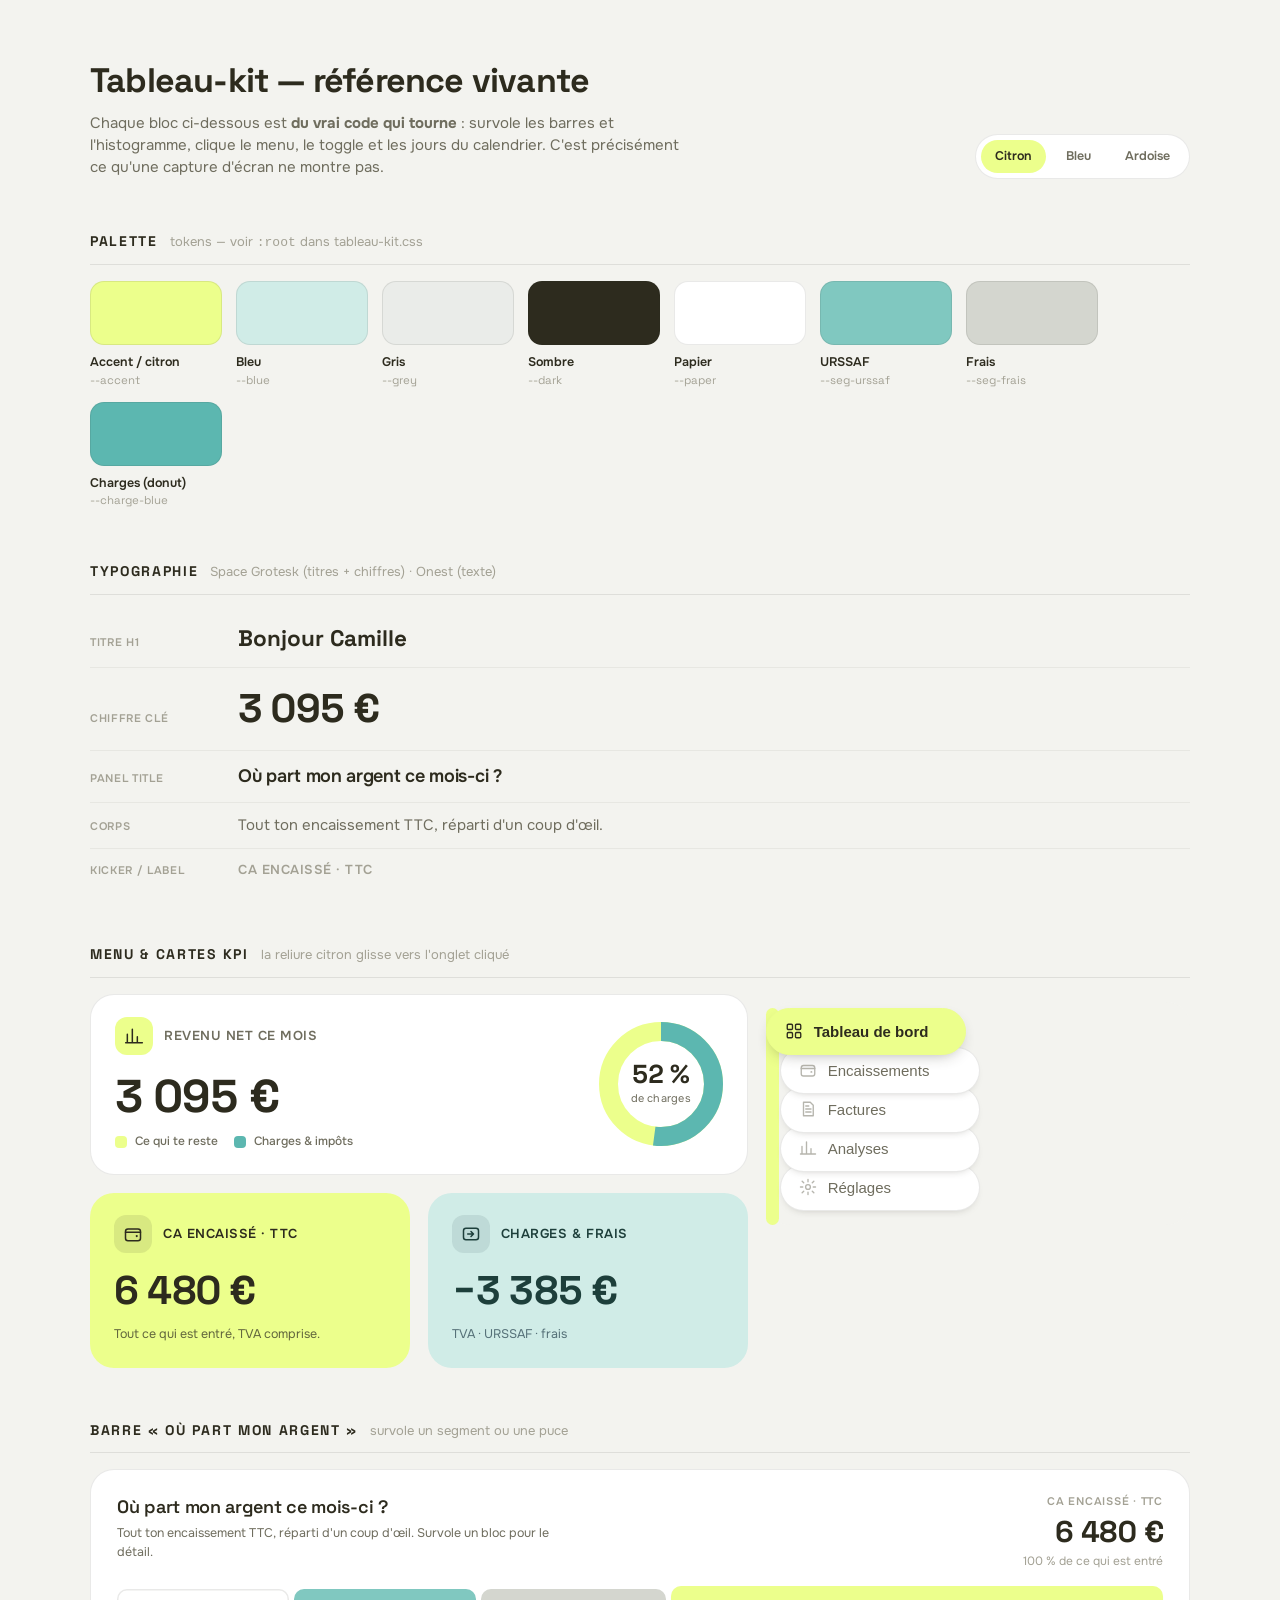
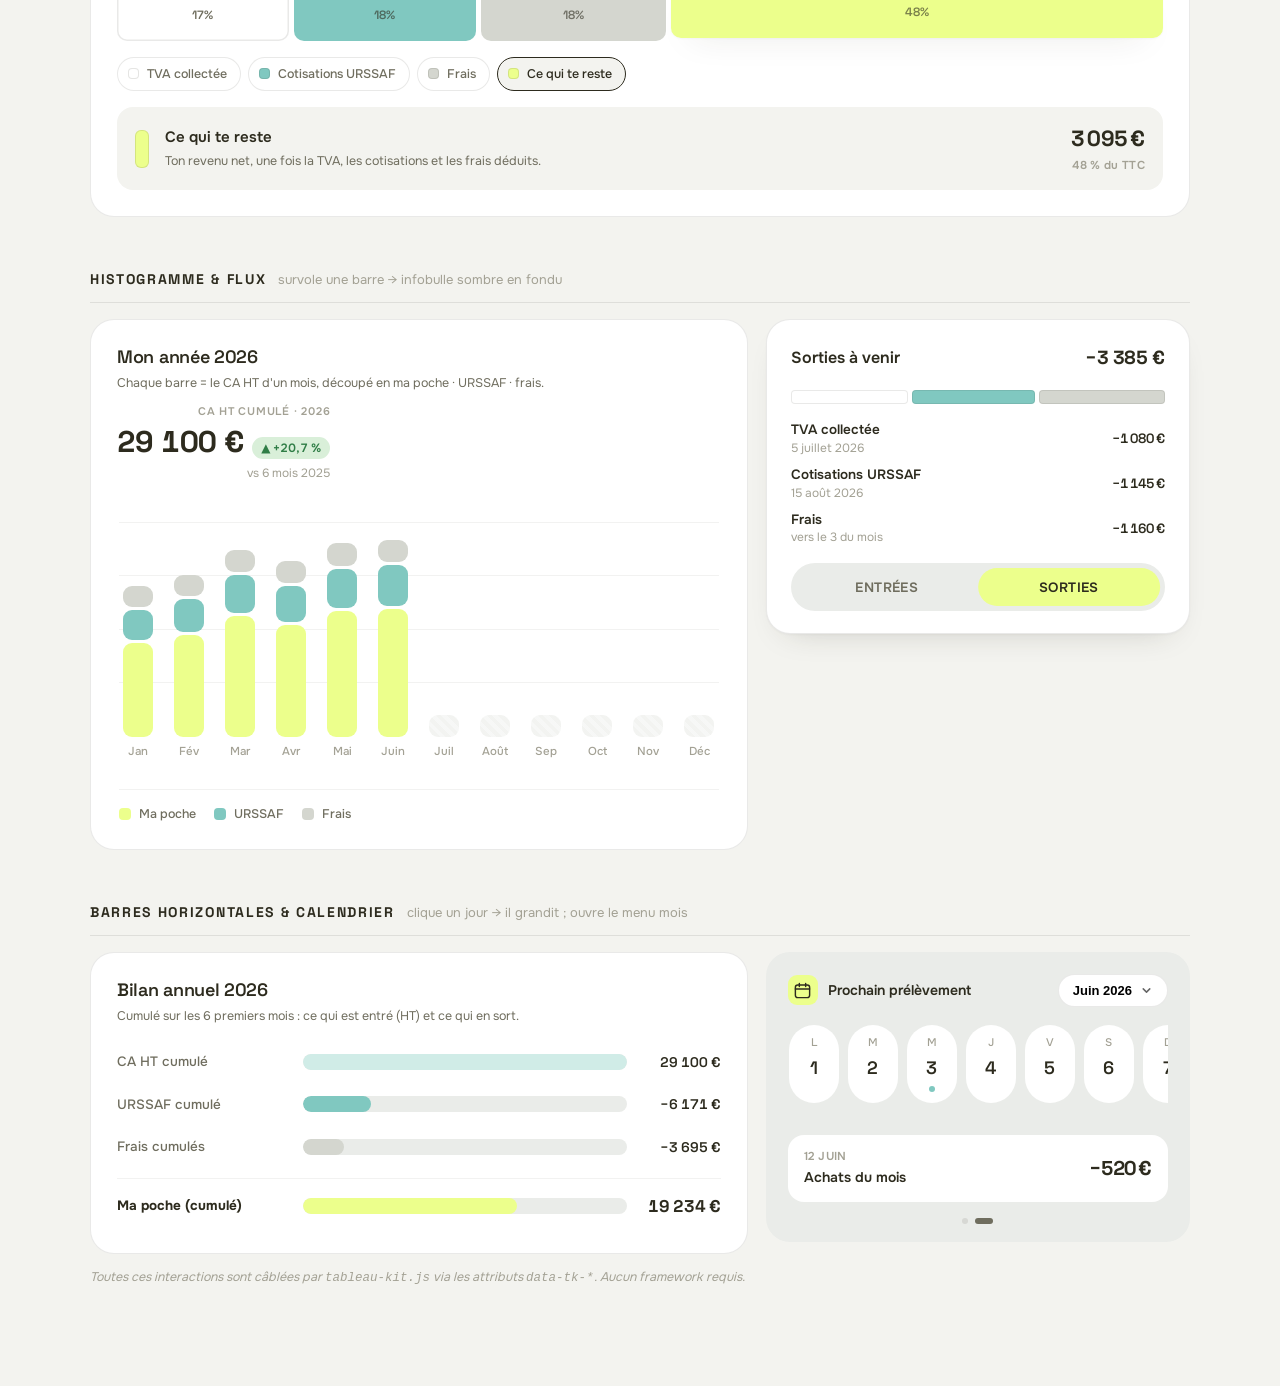
<file: kit/reference.html>
<!doctype html>
<html lang="fr">
<head>
<meta charset="utf-8" />
<meta name="viewport" content="width=device-width, initial-scale=1" />
<title>Tableau-kit — référence vivante</title>
<link rel="preconnect" href="https://fonts.googleapis.com" />
<link rel="preconnect" href="https://fonts.gstatic.com" crossorigin />
<link href="https://fonts.googleapis.com/css2?family=Space+Grotesk:wght@500;600;700&family=Onest:wght@400;500;600;700&display=swap" rel="stylesheet" />
<link rel="stylesheet" href="tableau-kit.css" />
<style>
  /* styles propres à la PAGE de référence (hors kit) */
  body { background: var(--canvas); }
  .ref { max-width: 1180px; margin: 0 auto; padding: 56px 40px 100px; }
  .ref-head { display: flex; align-items: flex-end; justify-content: space-between; gap: 24px; flex-wrap: wrap; margin-bottom: 8px; }
  .ref-head h1 { font-family: "Space Grotesk"; font-size: 34px; font-weight: 700; letter-spacing: -0.8px; margin: 0; }
  .ref-head p { color: var(--ink-soft); margin: 8px 0 0; max-width: 60ch; }
  .ref-accent { display: inline-flex; gap: 6px; background: var(--paper); border: 1px solid var(--line); border-radius: var(--r-pill); padding: 5px; }
  .ref-accent button { border: none; cursor: pointer; font: inherit; font-size: 12.5px; font-weight: 600; padding: 7px 14px; border-radius: var(--r-pill); background: none; color: var(--ink-soft); }
  .ref-accent button.on { background: var(--accent); color: var(--accent-ink); }
  .ref-section { margin-top: 52px; }
  .ref-label { display: flex; align-items: baseline; gap: 12px; margin-bottom: 16px; padding-bottom: 12px; border-bottom: 1px solid var(--line); }
  .ref-label h2 { font-family: "Space Grotesk"; font-size: 14px; font-weight: 700; letter-spacing: 0.12em; text-transform: uppercase; margin: 0; color: var(--ink); }
  .ref-label span { font-size: 13px; color: var(--ink-faint); }
  .ref-note { font-size: 12.5px; color: var(--ink-faint); margin: 14px 0 0; font-style: italic; }
  .ref-grid { display: grid; gap: 18px; }
  .ref-2 { grid-template-columns: 1.55fr 1fr; align-items: start; }
  .ref-2 > * { min-width: 0; }
  .ref-2 > * { min-width: 0; } /* indispensable : laisse les colonnes rétrécir (calendrier scrollable) */
  @media (max-width: 900px) { .ref-2 { grid-template-columns: 1fr; } }
  /* palette */
  .sw-row { display: flex; flex-wrap: wrap; gap: 14px; }
  .sw { width: 132px; }
  .sw-chip { height: 64px; border-radius: 14px; border: 1px solid var(--line); }
  .sw-name { font-size: 12.5px; font-weight: 600; margin-top: 8px; }
  .sw-hex { font-family: "Space Grotesk"; font-size: 11.5px; color: var(--ink-faint); }
  /* type specimens */
  .type-row { display: flex; align-items: baseline; gap: 18px; padding: 12px 0; border-bottom: 1px solid var(--line-soft); }
  .type-row:last-child { border: none; }
  .type-tag { font-size: 11px; font-weight: 600; letter-spacing: 0.06em; text-transform: uppercase; color: var(--ink-faint); width: 130px; flex-shrink: 0; }
</style>
</head>
<body>
<div class="tk" data-accent="citron" id="tk">
<div class="ref">

  <div class="ref-head">
    <div>
      <h1>Tableau-kit — référence vivante</h1>
      <p>Chaque bloc ci-dessous est <strong>du vrai code qui tourne</strong> : survole les barres et l'histogramme, clique le menu, le toggle et les jours du calendrier. C'est précisément ce qu'une capture d'écran ne montre pas.</p>
    </div>
    <div class="ref-accent" id="accent-switch">
      <button class="on" data-acc="citron">Citron</button>
      <button data-acc="bleu">Bleu</button>
      <button data-acc="ardoise">Ardoise</button>
    </div>
  </div>

  <!-- ════ PALETTE ════ -->
  <section class="ref-section">
    <div class="ref-label"><h2>Palette</h2><span>tokens — voir <code>:root</code> dans tableau-kit.css</span></div>
    <div class="sw-row">
      <div class="sw"><div class="sw-chip" style="background:var(--accent)"></div><div class="sw-name">Accent / citron</div><div class="sw-hex">--accent</div></div>
      <div class="sw"><div class="sw-chip" style="background:var(--blue)"></div><div class="sw-name">Bleu</div><div class="sw-hex">--blue</div></div>
      <div class="sw"><div class="sw-chip" style="background:var(--grey)"></div><div class="sw-name">Gris</div><div class="sw-hex">--grey</div></div>
      <div class="sw"><div class="sw-chip" style="background:var(--dark)"></div><div class="sw-name">Sombre</div><div class="sw-hex">--dark</div></div>
      <div class="sw"><div class="sw-chip" style="background:var(--paper)"></div><div class="sw-name">Papier</div><div class="sw-hex">--paper</div></div>
      <div class="sw"><div class="sw-chip" style="background:var(--seg-urssaf)"></div><div class="sw-name">URSSAF</div><div class="sw-hex">--seg-urssaf</div></div>
      <div class="sw"><div class="sw-chip" style="background:var(--seg-frais)"></div><div class="sw-name">Frais</div><div class="sw-hex">--seg-frais</div></div>
      <div class="sw"><div class="sw-chip" style="background:var(--charge-blue)"></div><div class="sw-name">Charges (donut)</div><div class="sw-hex">--charge-blue</div></div>
    </div>
  </section>

  <!-- ════ TYPOGRAPHIE ════ -->
  <section class="ref-section">
    <div class="ref-label"><h2>Typographie</h2><span>Space Grotesk (titres + chiffres) · Onest (texte)</span></div>
    <div class="type-row"><span class="type-tag">Titre H1</span><h1 style="margin:0">Bonjour Camille</h1></div>
    <div class="type-row"><span class="type-tag">Chiffre clé</span><span class="num" style="font-family:'Space Grotesk';font-weight:700;font-size:40px">3 095 €</span></div>
    <div class="type-row"><span class="type-tag">Panel title</span><span class="panel-title">Où part mon argent ce mois-ci ?</span></div>
    <div class="type-row"><span class="type-tag">Corps</span><span style="color:var(--ink-soft)">Tout ton encaissement TTC, réparti d'un coup d'œil.</span></div>
    <div class="type-row"><span class="type-tag">Kicker / label</span><span class="kpi-label" style="color:var(--ink-faint)">CA encaissé · TTC</span></div>
  </section>

  <!-- ════ MENU + KPI ════ -->
  <section class="ref-section">
    <div class="ref-label"><h2>Menu & cartes KPI</h2><span>la reliure citron glisse vers l'onglet cliqué</span></div>
    <div class="ref-grid ref-2">
      <div class="ref-grid" style="gap:18px">
        <!-- KPI Net + donut -->
        <div class="kpi kpi--net netcard">
          <div class="netcard-main">
            <div class="kpi-top"><span class="kpi-ico">${ICOCHART}</span><span class="kpi-label">Revenu net ce mois</span></div>
            <div class="num kpi-value">3 095 €</div>
            <div class="netcard-legend">
              <span class="lg"><i class="bk" style="background:var(--accent)"></i>Ce qui te reste</span>
              <span class="lg"><i class="bk" style="background:var(--charge-blue)"></i>Charges & impôts</span>
            </div>
          </div>
          <div data-tk-donut><script type="application/json">{"pct":52,"label":"de charges"}</script></div>
        </div>
        <div class="kpi-pair">
          <div class="kpi kpi--ca">
            <div class="kpi-top"><span class="kpi-ico">${ICOWALLET}</span><span class="kpi-label">CA encaissé · TTC</span></div>
            <div class="num kpi-value">6 480 €</div>
            <div class="kpi-foot">Tout ce qui est entré, TVA comprise.</div>
          </div>
          <div class="kpi kpi--dep">
            <div class="kpi-top"><span class="kpi-ico">${ICOOUT}</span><span class="kpi-label">Charges & frais</span></div>
            <div class="num kpi-value">−3 385 €</div>
            <div class="kpi-foot">TVA · URSSAF · frais</div>
          </div>
        </div>
      </div>
      <!-- menu latéral -->
      <nav class="nav" data-tk-nav style="background:var(--canvas);padding:14px 0 14px 14px;border-radius:var(--r-card)">
        <span class="nav-spine"></span>
        <button class="nav-item active"><span class="nav-ico">${ICOGRID}</span><span class="nav-label">Tableau de bord</span></button>
        <button class="nav-item"><span class="nav-ico">${ICOWALLET}</span><span class="nav-label">Encaissements</span></button>
        <button class="nav-item"><span class="nav-ico">${ICOINV}</span><span class="nav-label">Factures</span></button>
        <button class="nav-item"><span class="nav-ico">${ICOCHART}</span><span class="nav-label">Analyses</span></button>
        <button class="nav-item"><span class="nav-ico">${ICOCOG}</span><span class="nav-label">Réglages</span></button>
      </nav>
    </div>
  </section>

  <!-- ════ OÙ PART MON ARGENT ════ -->
  <section class="ref-section">
    <div class="ref-label"><h2>Barre « où part mon argent »</h2><span>survole un segment ou une puce</span></div>
    <section class="panel">
      <div class="panel-head" style="flex-wrap:nowrap">
        <div style="min-width:0"><h3 class="panel-title">Où part mon argent ce mois-ci ?</h3>
          <p class="panel-kicker">Tout ton encaissement TTC, réparti d'un coup d'œil. Survole un bloc pour le détail.</p></div>
        <div class="panel-kpi"><div class="panel-kpi-lbl">CA encaissé · TTC</div>
          <div class="panel-kpi-row"><span class="num panel-kpi-val">6 480 €</span></div>
          <div class="panel-kpi-sub">100 % de ce qui est entré</div></div>
      </div>
      <div class="spend">
        <script type="application/json">{
          "tva":{"name":"TVA collectée","val":1080,"pct":17,"out":true,"note":"Tu l'as encaissée pour l'État, elle n'a jamais été à toi."},
          "urssaf":{"name":"Cotisations URSSAF","val":1145,"pct":18,"out":true,"note":"≈ 21 % de ton chiffre d'affaires hors taxes."},
          "frais":{"name":"Frais","val":1160,"pct":18,"out":true,"note":"Logiciels, assurance, abonnement pro, matériel et fournitures."},
          "poche":{"name":"Ce qui te reste","val":3095,"pct":48,"out":false,"note":"Ton revenu net, une fois la TVA, les cotisations et les frais déduits."}
        }</script>
        <div class="spend-bar" data-tk-spendbar data-default="poche">
          <button class="spend-seg spend-seg--outline" data-key="tva" style="flex:1080;background:var(--seg-tva)">17%</button>
          <button class="spend-seg" data-key="urssaf" style="flex:1145;background:var(--seg-urssaf)">18%</button>
          <button class="spend-seg" data-key="frais" style="flex:1160;background:var(--seg-frais)">18%</button>
          <button class="spend-seg" data-key="poche" style="flex:3095;background:var(--seg-poche)">48%</button>
        </div>
        <div class="spend-legend">
          <button class="spend-chip" data-key="tva"><i class="spend-dot" style="background:var(--seg-tva)"></i>TVA collectée</button>
          <button class="spend-chip" data-key="urssaf"><i class="spend-dot" style="background:var(--seg-urssaf)"></i>Cotisations URSSAF</button>
          <button class="spend-chip" data-key="frais"><i class="spend-dot" style="background:var(--seg-frais)"></i>Frais</button>
          <button class="spend-chip" data-key="poche"><i class="spend-dot" style="background:var(--seg-poche)"></i>Ce qui te reste</button>
        </div>
        <div class="spend-detail" data-tk-detail></div>
      </div>
    </section>
  </section>

  <!-- ════ HISTOGRAMME + DARK CARD ════ -->
  <section class="ref-section">
    <div class="ref-label"><h2>Histogramme & flux</h2><span>survole une barre → infobulle sombre en fondu</span></div>
    <div class="ref-grid ref-2">
      <section class="panel">
        <div class="panel-head"><div><h3 class="panel-title">Mon année 2026</h3>
          <p class="panel-kicker">Chaque barre = le CA HT d'un mois, découpé en ma poche · URSSAF · frais.</p></div>
          <div class="panel-kpi"><div class="panel-kpi-lbl">CA HT cumulé · 2026</div>
            <div class="panel-kpi-row"><span class="num panel-kpi-val">29 100 €</span><span class="badge badge--pos">▲ +20,7 %</span></div>
            <div class="panel-kpi-sub">vs 6 mois 2025</div></div>
        </div>
        <div data-tk-histogram><script type="application/json">{
          "cats":[{"key":"poche","cls":"poche","lbl":"Ma poche"},{"key":"urssaf","cls":"urssaf","lbl":"URSSAF"},{"key":"frais","cls":"frais","lbl":"Frais"}],
          "data":[
            {"label":"Jan","ht":4100,"segs":{"poche":2640,"urssaf":870,"frais":590}},
            {"label":"Fév","ht":4400,"segs":{"poche":2867,"urssaf":933,"frais":600}},
            {"label":"Mar","ht":5100,"segs":{"poche":3404,"urssaf":1081,"frais":615}},
            {"label":"Avr","ht":4800,"segs":{"poche":3162,"urssaf":1018,"frais":620}},
            {"label":"Mai","ht":5300,"segs":{"poche":3546,"urssaf":1124,"frais":630}},
            {"label":"Juin","ht":5400,"segs":{"poche":3615,"urssaf":1145,"frais":640}},
            {"label":"Juil"},{"label":"Août"},{"label":"Sep"},{"label":"Oct"},{"label":"Nov"},{"label":"Déc"}
          ]
        }</script></div>
      </section>
      <section class="darkcard">
        <div class="dark-head"><span class="dark-title">Sorties à venir</span>
          <span class="num dark-amount">−3 385 €</span></div>
        <div class="segbar">
          <div class="segbar-piece" style="flex:1080;background:var(--seg-tva)"></div>
          <div class="segbar-piece" style="flex:1145;background:var(--seg-urssaf)"></div>
          <div class="segbar-piece" style="flex:1160;background:var(--seg-frais)"></div>
        </div>
        <div class="dark-list">
          <div class="dark-line"><span class="dark-line-name"><b>TVA collectée</b><span class="dark-line-date">5 juillet 2026</span></span><span class="num dark-line-val">−1 080 €</span></div>
          <div class="dark-line"><span class="dark-line-name"><b>Cotisations URSSAF</b><span class="dark-line-date">15 août 2026</span></span><span class="num dark-line-val">−1 145 €</span></div>
          <div class="dark-line"><span class="dark-line-name"><b>Frais</b><span class="dark-line-date">vers le 3 du mois</span></span><span class="num dark-line-val">−1 160 €</span></div>
        </div>
        <div class="seg" data-tk-seg data-i="1">
          <span class="seg-thumb"></span>
          <button>ENTRÉES</button>
          <button class="on">SORTIES</button>
        </div>
      </section>
    </div>
  </section>

  <!-- ════ BILAN (barres horizontales) + CALENDRIER ════ -->
  <section class="ref-section">
    <div class="ref-label"><h2>Barres horizontales & calendrier</h2><span>clique un jour → il grandit ; ouvre le menu mois</span></div>
    <div class="ref-grid ref-2">
      <section class="panel">
        <div class="panel-head"><div><h3 class="panel-title">Bilan annuel 2026</h3>
          <p class="panel-kicker">Cumulé sur les 6 premiers mois : ce qui est entré (HT) et ce qui en sort.</p></div></div>
        <div class="flow">
          <div class="flow-row"><span class="flow-name">CA HT cumulé</span>
            <span class="flow-track"><span class="flow-fill flow-fill--ca" style="width:100%"></span></span>
            <span class="num flow-val">29 100 €</span></div>
          <div class="flow-row"><span class="flow-name">URSSAF cumulé</span>
            <span class="flow-track"><span class="flow-fill flow-fill--urssaf" style="width:21%"></span></span>
            <span class="num flow-val">−6 171 €</span></div>
          <div class="flow-row"><span class="flow-name">Frais cumulés</span>
            <span class="flow-track"><span class="flow-fill flow-fill--frais" style="width:12.7%"></span></span>
            <span class="num flow-val">−3 695 €</span></div>
          <div class="flow-row flow-row--net"><span class="flow-name">Ma poche (cumulé)</span>
            <span class="flow-track"><span class="flow-fill flow-fill--net" style="width:66%"></span></span>
            <span class="num flow-val">19 234 €</span></div>
        </div>
      </section>
      <section data-tk-calendar><script type="application/json">{
        "title":"Prochain prélèvement",
        "months":[
          {"key":"juin","label":"Juin 2026","daysInMonth":30,"firstDow":0,"focus":12,"events":{"3":{"name":"Frais récurrents","val":640},"12":{"name":"Achats du mois","val":520}}},
          {"key":"juil","label":"Juillet 2026","daysInMonth":31,"firstDow":2,"focus":5,"events":{"3":{"name":"Frais récurrents","val":640},"5":{"name":"TVA à reverser","val":1080}}},
          {"key":"aout","label":"Août 2026","daysInMonth":31,"firstDow":5,"focus":15,"events":{"3":{"name":"Frais récurrents","val":640},"15":{"name":"Cotisations URSSAF","val":1145}}}
        ]
      }</script></section>
    </div>
    <p class="ref-note">Toutes ces interactions sont câblées par <code>tableau-kit.js</code> via les attributs <code>data-tk-*</code>. Aucun framework requis.</p>
  </section>

</div>
</div>

<script>
  /* icônes injectées dans le markup ci-dessus (placeholders ${...}) — AVANT le kit */
  var ICONS = {
    ICOGRID:'<svg viewBox="0 0 24 24" fill="none" stroke="currentColor" stroke-width="1.8" stroke-linecap="round" stroke-linejoin="round"><rect x="3" y="3" width="7" height="7" rx="1.5"/><rect x="14" y="3" width="7" height="7" rx="1.5"/><rect x="14" y="14" width="7" height="7" rx="1.5"/><rect x="3" y="14" width="7" height="7" rx="1.5"/></svg>',
    ICOWALLET:'<svg viewBox="0 0 24 24" fill="none" stroke="currentColor" stroke-width="1.8" stroke-linecap="round" stroke-linejoin="round"><rect x="3" y="6" width="18" height="14" rx="3"/><path d="M3 10h18"/><circle cx="16.5" cy="14.5" r="1.3" fill="currentColor" stroke="none"/></svg>',
    ICOINV:'<svg viewBox="0 0 24 24" fill="none" stroke="currentColor" stroke-width="1.8" stroke-linecap="round" stroke-linejoin="round"><path d="M6 3h9l4 4v14H6z"/><path d="M9 12h7M9 16h7M9 8h4"/></svg>',
    ICOCHART:'<svg viewBox="0 0 24 24" fill="none" stroke="currentColor" stroke-width="1.8" stroke-linecap="round" stroke-linejoin="round"><path d="M4 20V10M10 20V4M16 20v-7M22 20H2"/></svg>',
    ICOCOG:'<svg viewBox="0 0 24 24" fill="none" stroke="currentColor" stroke-width="1.8" stroke-linecap="round" stroke-linejoin="round"><circle cx="12" cy="12" r="3.2"/><path d="M12 2v3M12 19v3M4.2 4.2l2.1 2.1M17.7 17.7l2.1 2.1M2 12h3M19 12h3M4.2 19.8l2.1-2.1M17.7 6.3l2.1-2.1"/></svg>',
    ICOOUT:'<svg viewBox="0 0 24 24" fill="none" stroke="currentColor" stroke-width="1.8" stroke-linecap="round" stroke-linejoin="round"><rect x="3" y="5" width="18" height="14" rx="3"/><path d="M8 12h7M12 9l3 3-3 3"/></svg>'
  };
  document.getElementById('tk').innerHTML = Object.keys(ICONS).reduce(function (h, k) {
    return h.split('${' + k + '}').join(ICONS[k]);
  }, document.getElementById('tk').innerHTML);
</script>
<script src="tableau-kit.js"></script>
<script>
  /* sélecteur de thème (data-accent) */
  document.getElementById('accent-switch').addEventListener('click', function (e) {
    var b = e.target.closest('button'); if (!b) return;
    document.getElementById('tk').setAttribute('data-accent', b.dataset.acc);
    this.querySelectorAll('button').forEach(function (x) { x.classList.toggle('on', x === b); });
  });
</script>
<template id="__bundler_thumbnail">
  <svg viewBox="0 0 100 100" xmlns="http://www.w3.org/2000/svg"><rect width="100" height="100" fill="#ECFF8C"/><rect x="30" y="30" width="40" height="40" rx="10" fill="#2D2B1E"/></svg>
</template>
</body>
</html>
</file>
<file: kit/tableau-kit.css>
/* ╔══════════════════════════════════════════════════════════════════════╗
   ║  TABLEAU-KIT.CSS — Design system « Tableau de bord »                     ║
   ║  Couche de présentation portable. Importe ce fichier, enveloppe ton app  ║
   ║  dans <div class="tk" data-accent="citron"> et utilise les classes ci-   ║
   ║  dessous. Aucune dépendance. Voir GUIDE.md + reference.html.              ║
   ║                                                                          ║
   ║  PALETTE      citron #ECFF8C · bleu #D0ECE7 · gris #EAECE9 · sombre #2D2B1E
   ║  POLICES      Space Grotesk (chiffres/titres) · Onest (texte)            ║
   ║  SCOPE        tout est préfixé .tk — change data-accent pour le thème.   ║
   ║  ANIMATIONS   tooltip (tipIn), spine du menu, toggle, jour de calendrier, ║
   ║               remplissage des barres — toutes en CSS, voir plus bas.     ║
   ╚══════════════════════════════════════════════════════════════════════╝ */

:root,
[data-accent="citron"] {
  --accent: #ECFF8C;          /* citron — actif / highlights */
  --accent-ink: #2D2B1E;      /* texte posé sur l'accent */
  --accent-soft: #f4ffc6;
}
[data-accent="bleu"] {
  --accent: #bbe4dd;
  --accent-ink: #1b403b;
  --accent-soft: #def0ec;
}
[data-accent="ardoise"] {
  --accent: #2D2B1E;
  --accent-ink: #ECFF8C;
  --accent-soft: #44402d;
}

:root {
  /* surfaces */
  --canvas: #f3f3ef;
  --paper: #ffffff;
  --blue: #d0ece7;
  --blue-ink: #1d3f3b;
  --grey: #eaece9;
  --dark: #2d2b1e;
  --dark-2: #3a3829;

  /* encre */
  --ink: #2d2b1e;
  --ink-soft: #6f6d5e;
  --ink-faint: #a3a194;
  --on-dark: #f0efe6;
  --on-dark-soft: #b0ae9d;
  --on-dark-faint: #76735f;

  /* lignes */
  --line: rgba(45, 43, 30, 0.10);
  --line-soft: rgba(45, 43, 30, 0.06);
  --line-dark: rgba(240, 239, 230, 0.14);

  /* sémantique (hausse/baisse) */
  --pos-bg: #d9efd9;
  --pos-ink: #2f7d46;
  --neg-bg: #f4dbe1;
  --neg-ink: #b04a60;

  /* rayons */
  --r-card: 24px;
  --r-inner: 16px;
  --r-pill: 999px;

  --shadow: 0 1px 2px rgba(45,43,30,0.03), 0 14px 34px -22px rgba(45,43,30,0.28);
  --shadow-dark: 0 1px 2px rgba(0,0,0,0.10), 0 22px 46px -24px rgba(45,43,30,0.55);

  --seg-poche: var(--accent);    /* ce qui reste — citron */
  --seg-tva: #ffffff;            /* TVA — blanc (argent qui n'a jamais été à toi) */
  --seg-urssaf: #80c8c0;         /* URSSAF — turquoise pastel */
  --seg-frais: #d4d6cf;          /* Frais — gris (inclut les achats) */

  --charge-blue: #5cb7b0; /* arc "charges" du donut — turquoise */
}

* { box-sizing: border-box; }
html, body { margin: 0; padding: 0; background: var(--canvas); }

.tk {
  min-height: 100vh;
  color: var(--ink);
  font-family: "Onest", system-ui, sans-serif;
  font-size: 15px;
  line-height: 1.45;
  -webkit-font-smoothing: antialiased;
}
.tk h1, .tk h2, .tk h3, .tk .num {
  font-family: "Space Grotesk", system-ui, sans-serif;
  margin: 0;
}
.num { font-variant-numeric: tabular-nums; letter-spacing: -0.02em; }

.shell { display: flex; min-height: 100vh; }

/* ═══════════ SIDEBAR (style menu) ═══════════ */
.sidebar {
  width: 256px; flex-shrink: 0;
  padding: 26px 20px 24px;
  display: flex; flex-direction: column;
  gap: 22px;
  border-right: 1px solid var(--line);
  background: var(--canvas);
}
.side-logo { display: flex; align-items: center; gap: 11px; padding: 2px 8px; }
.logo-mark {
  width: 34px; height: 34px; border-radius: 11px; background: var(--accent);
  display: grid; place-items: center; flex-shrink: 0;
  color: var(--accent-ink);
}
.logo-mark svg { width: 19px; height: 19px; }
.logo-word { font-family: "Space Grotesk"; font-weight: 700; font-size: 19px; letter-spacing: -0.5px; }

/* ── menu « intercalaires » : reliure citron à gauche + languettes blanches empilées ── */
.nav {
  position: relative;
  display: flex; flex-direction: column;
  margin: 8px 0 0;
  padding-left: 14px;          /* la gouttière où vit la reliure citron */
}
/* la reliure citron : démarre au sommet de l'onglet actif et descend jusqu'en bas */
.nav-spine {
  position: absolute; left: 0; width: 13px;
  background: var(--accent);
  border-radius: 7px;
  transition: top 0.26s cubic-bezier(.4,.8,.3,1), height 0.26s cubic-bezier(.4,.8,.3,1);
  pointer-events: none;
}
.nav-item {
  position: relative;
  display: flex; align-items: center; gap: 11px;
  width: 200px; height: 47px;
  padding: 0 18px;
  margin-top: -8px;                          /* les languettes se chevauchent */
  background: var(--paper);
  color: var(--ink-soft);
  font-size: 15px; font-weight: 500;
  cursor: pointer; text-align: left;
  border: 1px solid var(--line);
  border-radius: 24px;                       /* languettes bien arrondies */
  box-shadow: 0 4px 10px -7px rgba(45,43,30,0.4);
  transition: transform 0.18s ease, background 0.18s ease, color 0.18s ease, margin-left 0.18s ease;
}
.nav-item:first-child { margin-top: 0; }

.nav-ico { display: grid; place-items: center; flex-shrink: 0; }
.nav-ico svg { width: 18px; height: 18px; opacity: 0.5; }
.nav-label { flex: 1; min-width: 0; }

.nav-item:hover { color: var(--ink); transform: translateX(2px); }

/* onglet actif : citron, tiré vers la gauche pour se raccorder à la reliure */
.nav-item.active {
  margin-left: -14px;                        /* rejoint la reliure (annule le padding) */
  background: var(--accent);
  color: var(--accent-ink); font-weight: 600;
  border-color: var(--accent);
  box-shadow: 0 6px 16px -8px rgba(45,43,30,0.45);
  transform: none;
}
.nav-item.active .nav-ico svg { opacity: 1; }

.side-stats { margin-top: auto; display: flex; flex-direction: column; gap: 14px; }
.ministat {
  background: var(--blue);
  border-radius: var(--r-card);
  padding: 18px 20px 19px;
}
.ministat-lbl {
  font-size: 11.5px; font-weight: 600; letter-spacing: 0.07em; text-transform: uppercase;
  color: var(--blue-ink); opacity: 0.72;
}
.ministat-foot { display: flex; align-items: center; gap: 10px; margin-top: 11px; }
.ministat-val { font-size: 30px; font-weight: 700; color: var(--ink); line-height: 1; }
.ministat-sub { font-size: 12px; color: var(--blue-ink); opacity: 0.7; margin-top: 8px; }

.badge {
  display: inline-flex; align-items: center; gap: 3px;
  font-size: 12px; font-weight: 600; line-height: 1;
  padding: 5px 9px; border-radius: var(--r-pill);
  font-variant-numeric: tabular-nums;
}
.badge--pos { background: var(--pos-bg); color: var(--pos-ink); }
.badge--neg { background: var(--neg-bg); color: var(--neg-ink); }

/* ═══════════ MAIN ═══════════ */
.main {
  flex: 1; min-width: 0;
  padding: 26px 32px 48px;
  display: flex; flex-direction: column; gap: 20px;
}
.topbar { display: flex; align-items: flex-end; justify-content: space-between; gap: 20px; }
.greeting .dateflag {
  display: inline-block; font-size: 11px; font-weight: 600; letter-spacing: 0.08em;
  text-transform: uppercase; color: var(--ink-faint); margin-bottom: 7px;
}
.greeting h1 { font-size: 27px; font-weight: 600; letter-spacing: -0.6px; }
.topbar-right { display: flex; align-items: center; gap: 12px; }
.month-pick {
  display: inline-flex; align-items: center; gap: 4px;
  background: var(--paper); border: 1px solid var(--line);
  border-radius: var(--r-pill); padding: 6px 6px 6px 16px;
  font-size: 14px; font-weight: 600;
}
.month-nav {
  width: 30px; height: 30px; border-radius: 50%; border: none;
  background: var(--grey); color: var(--ink-soft);
  display: grid; place-items: center; cursor: pointer; font-size: 15px;
  transition: background 0.12s;
}
.month-nav:hover { background: #dcded8; }
.avatar {
  width: 42px; height: 42px; border-radius: 50%;
  background: var(--accent); color: var(--accent-ink);
  display: grid; place-items: center; font-family: "Space Grotesk"; font-weight: 700; font-size: 16px;
}

/* ═══════════ TOP GRID (3 KPI groupés à gauche · bloc noir à droite) ═══════════ */
.top-grid { display: grid; grid-template-columns: 1.55fr 1fr; gap: 18px; align-items: stretch; }
.top-left { display: flex; flex-direction: column; gap: 18px; min-width: 0; }
.top-left .kpi-pair { flex: 1 1 auto; }
.kpi-pair { display: grid; grid-template-columns: 1fr 1fr; gap: 18px; }

.kpi { min-width: 0; }
.kpi {
  border-radius: var(--r-card); padding: 22px 24px 24px;
  min-height: 144px; display: flex; flex-direction: column;
}

/* carte Revenu net — pleine largeur, donut à droite */
.netcard { flex-direction: row; align-items: center; gap: 26px; min-height: 0; }
.netcard-main { flex: 1; min-width: 0; display: flex; flex-direction: column; }
.netcard .kpi-value { font-size: 46px; }
.netcard-legend { display: flex; gap: 16px; margin-top: 14px; }
.netcard-legend .lg { font-size: 12px; color: var(--ink-soft); }

.donut-wrap { position: relative; flex-shrink: 0; width: 124px; height: 124px; display: grid; place-items: center; }
.donut-wrap svg { display: block; }
.donut-center { position: absolute; inset: 0; display: flex; flex-direction: column; align-items: center; justify-content: center; }
.donut-pct { font-family: "Space Grotesk"; font-weight: 700; font-size: 26px; line-height: 1; color: var(--ink); }
.donut-lbl { font-size: 11px; color: var(--ink-soft); margin-top: 4px; letter-spacing: 0.02em; }
.kpi-top { display: flex; align-items: center; gap: 11px; margin-bottom: 18px; }
.kpi-ico { width: 38px; height: 38px; border-radius: 12px; display: grid; place-items: center; flex-shrink: 0; }
.kpi-ico svg { width: 20px; height: 20px; }
.kpi-label { font-size: 13px; font-weight: 600; letter-spacing: 0.04em; text-transform: uppercase; }
.kpi-value { font-size: 40px; font-weight: 700; line-height: 1; }
.kpi-foot { margin-top: auto; padding-top: 14px; font-size: 12.5px; }

/* CA — carte citron */
.kpi--ca { background: var(--accent); color: var(--accent-ink); }
.kpi--ca .kpi-ico { background: rgba(45,43,30,0.10); color: var(--accent-ink); }
.kpi--ca .kpi-foot { color: rgba(45,43,30,0.72); }

/* Charges — carte bleue */
.kpi--dep { background: var(--blue); color: var(--blue-ink); }
.kpi--dep .kpi-ico { background: rgba(31,58,71,0.10); color: var(--blue-ink); }
.kpi--dep .kpi-value { color: var(--blue-ink); }
.kpi--dep .kpi-foot { color: rgba(31,58,71,0.7); }

/* Revenu net — carte claire + barre */
.kpi--net { background: var(--paper); border: 1px solid var(--line); }
.kpi--net .kpi-ico { background: var(--accent); color: var(--accent-ink); }
.kpi--net .kpi-label { color: var(--ink-soft); }
.kpi--net .kpi-value { color: var(--ink); }
.net-bar-wrap { margin-top: 16px; }
.net-bar-head { display: flex; align-items: baseline; justify-content: space-between; margin-bottom: 8px; }
.net-bar-pct { font-family: "Space Grotesk"; font-weight: 700; font-size: 15px; color: var(--ink); }
.net-bar-tag { font-size: 12px; font-weight: 600; color: var(--pos-ink); }
.net-bar {
  height: 12px; border-radius: var(--r-pill); background: var(--grey);
  overflow: hidden; position: relative;
}
.net-bar-fill {
  height: 100%; border-radius: var(--r-pill);
  background: linear-gradient(90deg, var(--accent), #d7f06a);
  transition: width 0.5s cubic-bezier(.3,.7,.4,1);
}
.net-bar-foot { font-size: 12px; color: var(--ink-faint); margin-top: 9px; }

/* ═══════════ CONTENT GRID ═══════════ */
.content-grid { display: grid; grid-template-columns: 1.55fr 1fr; gap: 18px; align-items: start; }
.content-grid > * { min-width: 0; }
.col { display: flex; flex-direction: column; gap: 18px; min-width: 0; }

.panel {
  background: var(--paper); border: 1px solid var(--line);
  border-radius: var(--r-card); padding: 24px 26px 26px;
}
.panel-head { display: flex; flex-wrap: wrap; align-items: flex-start; justify-content: space-between; gap: 12px 16px; margin-bottom: 18px; }
.panel-title { font-size: 18px; font-weight: 600; letter-spacing: -0.3px; }
.panel-kicker { margin: 4px 0 0; font-size: 12.5px; color: var(--ink-soft); max-width: 54ch; }

/* ── FLOW (où part mon argent) — barres horizontales arrondies ── */
.flow { display: flex; flex-direction: column; gap: 4px; }
.flow-row { display: grid; grid-template-columns: 170px 1fr auto; align-items: center; gap: 16px; padding: 9px 0; }
.flow-name { font-size: 13.5px; font-weight: 500; color: var(--ink-soft); }
.flow-track { display: block; width: 100%; min-width: 0; height: 16px; border-radius: var(--r-pill); background: var(--grey); overflow: hidden; }
.flow-fill { display: block; height: 100%; border-radius: var(--r-pill); transition: width 0.5s cubic-bezier(.3,.7,.4,1); }
.flow-fill--ca { background: var(--blue); }
.flow-fill--dep { background: var(--seg-frais); }
.flow-fill--urssaf { background: var(--seg-urssaf); }
.flow-fill--frais { background: var(--seg-frais); }
.flow-fill--net { background: var(--accent); }
.flow-val { font-family: "Space Grotesk"; font-weight: 600; font-size: 14px; color: var(--ink); min-width: 78px; text-align: right; }
.flow-row--net { margin-top: 8px; padding-top: 15px; border-top: 1px solid var(--line-soft); }
.flow-row--net .flow-name { color: var(--ink); font-weight: 700; }
.flow-row--net .flow-val { font-size: 17px; font-weight: 700; }

/* ── Où part mon argent : une seule barre segmentée (= 100 % du TTC) ── */
.spend { display: flex; flex-direction: column; gap: 16px; }
.spend-bar { display: flex; gap: 5px; height: 52px; }
.spend-seg {
  min-width: 0; height: 100%;
  border: none; cursor: pointer; padding: 0;
  border-radius: 10px; overflow: hidden;
  display: grid; place-items: center;
  font-family: "Space Grotesk"; font-weight: 600; font-size: 12px;
  color: rgba(45,43,30,0.6);
  transition: transform 0.16s ease, opacity 0.16s ease, box-shadow 0.16s ease;
}
/* couleur auto par catégorie (pas besoin de background inline) */
.spend-seg[data-key="tva"], .spend-dot[data-key="tva"], .spend-detail-dot[data-key="tva"] { background: var(--seg-tva); }
.spend-seg[data-key="urssaf"], .spend-dot[data-key="urssaf"], .spend-detail-dot[data-key="urssaf"] { background: var(--seg-urssaf); }
.spend-seg[data-key="frais"], .spend-dot[data-key="frais"], .spend-detail-dot[data-key="frais"] { background: var(--seg-frais); }
.spend-seg[data-key="poche"], .spend-dot[data-key="poche"], .spend-detail-dot[data-key="poche"] { background: var(--seg-poche); }
.spend-seg--dark { color: rgba(240,239,230,0.9); }
/* segment blanc (TVA) : cerclé pour rester visible sur la carte blanche */
.spend-seg--outline { color: var(--ink-soft); box-shadow: inset 0 0 0 1.5px var(--line); }
.spend-seg--outline[data-active] { box-shadow: inset 0 0 0 1.5px var(--line), var(--shadow); }
.spend-seg:focus-visible { outline: 2px solid var(--ink); outline-offset: 2px; }
.spend-bar[data-on] .spend-seg:not([data-active]) { opacity: 0.42; }
.spend-seg[data-active] { transform: translateY(-3px); box-shadow: var(--shadow); }

.spend-legend { display: flex; flex-wrap: wrap; gap: 7px; }
.spend-chip {
  display: inline-flex; align-items: center; gap: 8px;
  padding: 7px 13px 7px 10px; border-radius: var(--r-pill);
  border: 1px solid var(--line); background: var(--paper); cursor: pointer;
  font: inherit; font-size: 12.5px; font-weight: 500; color: var(--ink-soft);
  transition: border-color 0.16s, color 0.16s, background 0.16s;
}
.spend-chip:hover { color: var(--ink); }
.spend-chip[data-active] { border-color: var(--ink); color: var(--ink); background: var(--canvas); }
.spend-dot { width: 11px; height: 11px; border-radius: 4px; flex-shrink: 0; box-shadow: inset 0 0 0 1px rgba(45,43,30,0.12); }

.spend-detail {
  display: flex; align-items: center; gap: 16px;
  background: var(--canvas); border-radius: var(--r-inner);
  padding: 16px 18px; min-height: 74px;
}
.spend-detail-dot { width: 14px; height: 38px; border-radius: 6px; flex-shrink: 0; box-shadow: inset 0 0 0 1px rgba(45,43,30,0.12); }
.spend-detail-main { display: flex; flex-direction: column; gap: 3px; min-width: 0; flex: 1; }
.spend-detail-name { font-size: 15px; font-weight: 600; color: var(--ink); }
.spend-detail-note { font-size: 12.5px; color: var(--ink-soft); text-wrap: pretty; }
.spend-detail-num { text-align: right; flex-shrink: 0; display: flex; flex-direction: column; gap: 3px; }
.spend-detail-val { font-family: "Space Grotesk"; font-weight: 700; font-size: 22px; color: var(--ink); }
.spend-detail-pct { font-size: 11.5px; font-weight: 600; color: var(--ink-faint); letter-spacing: 0.03em; white-space: nowrap; }

/* KPI dans l'en-tête de panneau (CA HT cumulé) */
.panel-kpi { text-align: right; flex-shrink: 0; }
.panel-kpi-lbl { font-size: 11px; font-weight: 600; letter-spacing: 0.07em; text-transform: uppercase; color: var(--ink-faint); }
.panel-kpi-row { display: flex; align-items: baseline; justify-content: flex-end; gap: 9px; margin-top: 7px; }
.panel-kpi-val { font-family: "Space Grotesk"; font-weight: 700; font-size: 30px; line-height: 1; color: var(--ink); }
.panel-kpi-sub { font-size: 12px; color: var(--ink-faint); margin-top: 6px; }

/* ── histogramme annuel ── */
.annual { padding: 22px 2px 0; }
.annual-head { display: flex; align-items: center; min-height: 20px; margin-bottom: 8px; }
.annual-cumul { display: flex; align-items: baseline; gap: 9px; }
.annual-cumul-val { font-family: "Space Grotesk"; font-weight: 700; font-size: 16px; }
.annual-cumul-lbl { font-size: 12px; color: var(--ink-faint); }
.annual-plot { position: relative; display: flex; align-items: flex-end; gap: 12px; height: 248px; padding-bottom: 34px; }
.annual-grid { position: absolute; left: 0; right: 0; height: 1px; background: var(--line-soft); }
.annual-col { position: relative; flex: 1; display: flex; align-items: flex-end; justify-content: center; align-self: stretch; cursor: default; }

/* infobulle au survol d'une barre */
.annual-tip {
  position: absolute; bottom: 0; z-index: 25; width: 196px;
  background: var(--dark); color: var(--on-dark);
  border-radius: 14px; padding: 10px 13px 11px;
  box-shadow: var(--shadow-dark); pointer-events: none;
  animation: tipIn 0.13s ease both;
}
.annual-tip::after {
  content: ''; position: absolute; top: 100%;
  border: 7px solid transparent; border-top-color: var(--dark);
}
.annual-tip--center { left: 50%; transform: translateX(-50%); }
.annual-tip--center::after { left: 50%; margin-left: -7px; }
.annual-tip--left { left: -2px; }
.annual-tip--left::after { left: 16px; }
.annual-tip--right { right: -2px; }
.annual-tip--right::after { right: 16px; }
@keyframes tipIn { from { opacity: 0; } to { opacity: 1; } }

.annual-tip-head { display: flex; align-items: baseline; justify-content: space-between; gap: 10px; padding-bottom: 8px; margin-bottom: 8px; border-bottom: 1px solid var(--line-dark); }
.annual-tip-month { font-size: 11px; font-weight: 600; letter-spacing: 0.06em; text-transform: uppercase; color: var(--on-dark-soft); }
.annual-tip-ht { font-family: "Space Grotesk"; font-weight: 700; font-size: 16px; color: var(--on-dark); white-space: nowrap; }
.annual-tip-ht-lbl { font-size: 10px; color: var(--on-dark-faint); font-weight: 600; }
.annual-tip-rows { display: flex; flex-direction: column; gap: 6px; }
.annual-tip-row { display: flex; align-items: center; justify-content: space-between; gap: 14px; font-size: 12px; color: var(--on-dark-soft); }
.annual-tip-row > span:first-child { display: inline-flex; align-items: center; gap: 8px; }
.annual-tip-row .num { color: var(--on-dark); font-weight: 600; }
.abar { width: 30px; display: flex; flex-direction: column-reverse; gap: 3px; }
.aseg { width: 30px; border-radius: 9px; transition: opacity 0.16s ease; }
.aseg--poche { background: var(--seg-poche); }
.aseg--urssaf { background: var(--seg-urssaf); }
.aseg--frais { background: var(--seg-frais); }
.abar--future { opacity: 0.4; }
.abar--future .aseg { background: repeating-linear-gradient(45deg, var(--grey) 0 4px, #e0e2dc 4px 8px); }
.annual-col[data-on] .abar:not([data-hot]) .aseg { opacity: 0.28; }
.annual-x { position: absolute; bottom: -24px; left: 0; right: 0; text-align: center; font-size: 11.5px; color: var(--ink-faint); font-weight: 500; }
.chart-legend { display: flex; flex-wrap: wrap; gap: 18px; margin-top: 18px; padding-top: 15px; border-top: 1px solid var(--line-soft); }
.lg { display: inline-flex; align-items: center; gap: 8px; font-size: 12.5px; color: var(--ink-soft); font-weight: 500; }
.bk { width: 12px; height: 12px; border-radius: 4px; flex-shrink: 0; }
.bk--poche { background: var(--seg-poche); }
.bk--urssaf { background: var(--seg-urssaf); }
.bk--frais { background: var(--seg-frais); }

/* ═══════════ DARK CARD (flux + toggle) ═══════════ */
.darkcard {
  background: var(--paper); color: var(--ink);
  border: 1px solid var(--line);
  border-radius: var(--r-card); padding: 24px 24px 22px;
  box-shadow: var(--shadow);
  display: flex; flex-direction: column; gap: 18px;
  justify-content: space-between;
}
.dark-head { display: flex; align-items: center; justify-content: space-between; }
.dark-title { font-size: 16px; font-weight: 600; color: var(--ink); }
.dark-amount { font-family: "Space Grotesk"; font-weight: 700; font-size: 19px; }
.dark-list { display: flex; flex-direction: column; gap: 11px; }
.dark-line { display: flex; align-items: center; justify-content: space-between; gap: 14px; font-size: 13.5px; }
.dark-line-name { display: flex; flex-direction: column; gap: 2px; line-height: 1.25; color: var(--ink-soft); min-width: 0; }
.dark-line-name b { color: var(--ink); font-weight: 600; }
.dark-line-date { color: var(--ink-faint); font-size: 12px; }
.dark-line-val { font-family: "Space Grotesk"; font-weight: 600; color: var(--ink); white-space: nowrap; }

/* barre segmentée multicolore */
.segbar { display: flex; gap: 4px; height: 14px; }
.segbar-piece { height: 100%; border-radius: 4px; transition: flex 0.4s ease; box-shadow: inset 0 0 0 1px rgba(45,43,30,0.10); }

/* toggle Entrées / Sorties (style bouton) */
.seg {
  position: relative; display: flex; padding: 5px;
  background: var(--grey); border-radius: var(--r-pill);
}
.seg-thumb {
  position: absolute; top: 5px; bottom: 5px; left: 5px; width: calc(50% - 5px);
  background: var(--accent); border-radius: var(--r-pill);
  transition: transform 0.22s cubic-bezier(.3,.7,.4,1);
}
.seg[data-i="1"] .seg-thumb { transform: translateX(100%); }
.seg button {
  position: relative; z-index: 1; flex: 1; border: none; background: none;
  height: 38px; border-radius: var(--r-pill); cursor: pointer;
  font-family: "Onest"; font-size: 13.5px; font-weight: 600; letter-spacing: 0.03em;
  color: var(--ink-soft); transition: color 0.18s;
}
.seg button.on { color: var(--accent-ink); }

/* ═══════════ CALENDRIER prochain prélèvement ═══════════ */
.calcard {
  background: var(--grey); border-radius: var(--r-card);
  padding: 22px 22px 18px; display: flex; flex-direction: column; gap: 16px;
}
.cal-head { display: flex; align-items: center; justify-content: space-between; gap: 12px; }
.cal-head-left { display: flex; align-items: center; gap: 10px; }
.cal-title { font-size: 14px; font-weight: 600; color: var(--ink); }
.cal-month {
  display: inline-flex; align-items: center; gap: 8px;
  background: var(--paper); border: 1px solid var(--line);
  border-radius: var(--r-pill); padding: 8px 14px;
  font-size: 13px; font-weight: 600; cursor: pointer; user-select: none;
}
.cal-month svg { width: 13px; height: 13px; opacity: 0.6; }
.cal-strip { display: flex; gap: 9px; overflow-x: auto; padding: 2px 1px 6px; scroll-behavior: smooth; scrollbar-width: none; }
.cal-strip::-webkit-scrollbar { display: none; }
.cal-day {
  flex: 0 0 auto; width: 50px; height: 78px;
  border-radius: var(--r-pill); border: none; cursor: pointer;
  background: var(--paper); color: var(--ink);
  display: flex; flex-direction: column; align-items: center; justify-content: center; gap: 7px;
  font-family: "Space Grotesk"; transition: background 0.16s, transform 0.16s;
}
.cal-day:hover { transform: translateY(-2px); }
.cal-day-dow { font-family: "Onest"; font-size: 11px; font-weight: 500; color: var(--ink-faint); }
.cal-day-num { font-size: 18px; font-weight: 600; }
.cal-day-dot { width: 6px; height: 6px; border-radius: 50%; background: transparent; }
.cal-day.has-event .cal-day-dot { background: var(--seg-urssaf); }
.cal-day.selected { background: var(--accent); color: var(--accent-ink); height: 88px; }
.cal-day.selected .cal-day-dow { color: rgba(45,43,30,0.6); }
.cal-day.selected .cal-day-dot { background: var(--accent-ink); }
.cal-detail {
  background: var(--paper); border-radius: var(--r-inner);
  padding: 14px 16px; min-height: 58px;
  display: flex; align-items: center; justify-content: space-between; gap: 12px;
}
.cal-detail-main { display: flex; flex-direction: column; gap: 2px; }
.cal-detail-day { font-size: 11.5px; font-weight: 600; color: var(--ink-faint); letter-spacing: 0.04em; text-transform: uppercase; }
.cal-detail-name { font-size: 14px; font-weight: 600; color: var(--ink); }
.cal-detail-val { font-family: "Space Grotesk"; font-weight: 700; font-size: 20px; color: var(--ink); }
.cal-detail-empty { font-size: 13px; color: var(--ink-faint); }
.cal-dots { display: flex; justify-content: center; gap: 7px; }
.cal-dots i { width: 6px; height: 6px; border-radius: 50%; background: var(--line); transition: background 0.16s, width 0.16s; }
.cal-dots i.on { background: var(--ink-soft); width: 18px; border-radius: var(--r-pill); }

/* dropdown mois */
.cal-menu { position: relative; }
.cal-pop {
  position: absolute; top: calc(100% + 8px); right: 0; z-index: 30;
  background: var(--paper); border: 1px solid var(--line); border-radius: var(--r-inner);
  box-shadow: var(--shadow); padding: 6px; min-width: 150px;
  display: flex; flex-direction: column; gap: 2px;
}
.cal-pop button {
  border: none; background: none; text-align: left; cursor: pointer;
  padding: 9px 12px; border-radius: 10px; font: inherit; font-size: 13.5px; color: var(--ink);
}
.cal-pop button:hover { background: var(--grey); }
.cal-pop button.on { background: var(--accent); color: var(--accent-ink); font-weight: 600; }

/* ═══════════ TWEAK density ═══════════ */
.tk.density-compact .main { padding-top: 20px; gap: 14px; }
.tk.density-compact .top-grid,
.tk.density-compact .top-left,
.tk.density-compact .kpi-pair,
.tk.density-compact .content-grid { gap: 14px; }
.tk.density-compact .kpi { min-height: 120px; padding: 18px 20px; }
.tk.density-compact .panel { padding: 18px 20px 20px; }
.tk.density-compact .kpi-value { font-size: 34px; }

/* ═══════════ RESPONSIVE ═══════════ */
@media (max-width: 1140px) {
  .content-grid { grid-template-columns: 1fr; }
  .top-grid { grid-template-columns: 1fr; }
}
@media (max-width: 980px) {
  .kpi-pair { grid-template-columns: 1fr 1fr; }
}
@media (max-width: 620px) {
  .kpi-pair { grid-template-columns: 1fr; }
  .netcard { flex-direction: column; align-items: flex-start; gap: 18px; }
}
@media (max-width: 820px) {
  .sidebar { display: none; }
}
</file>
